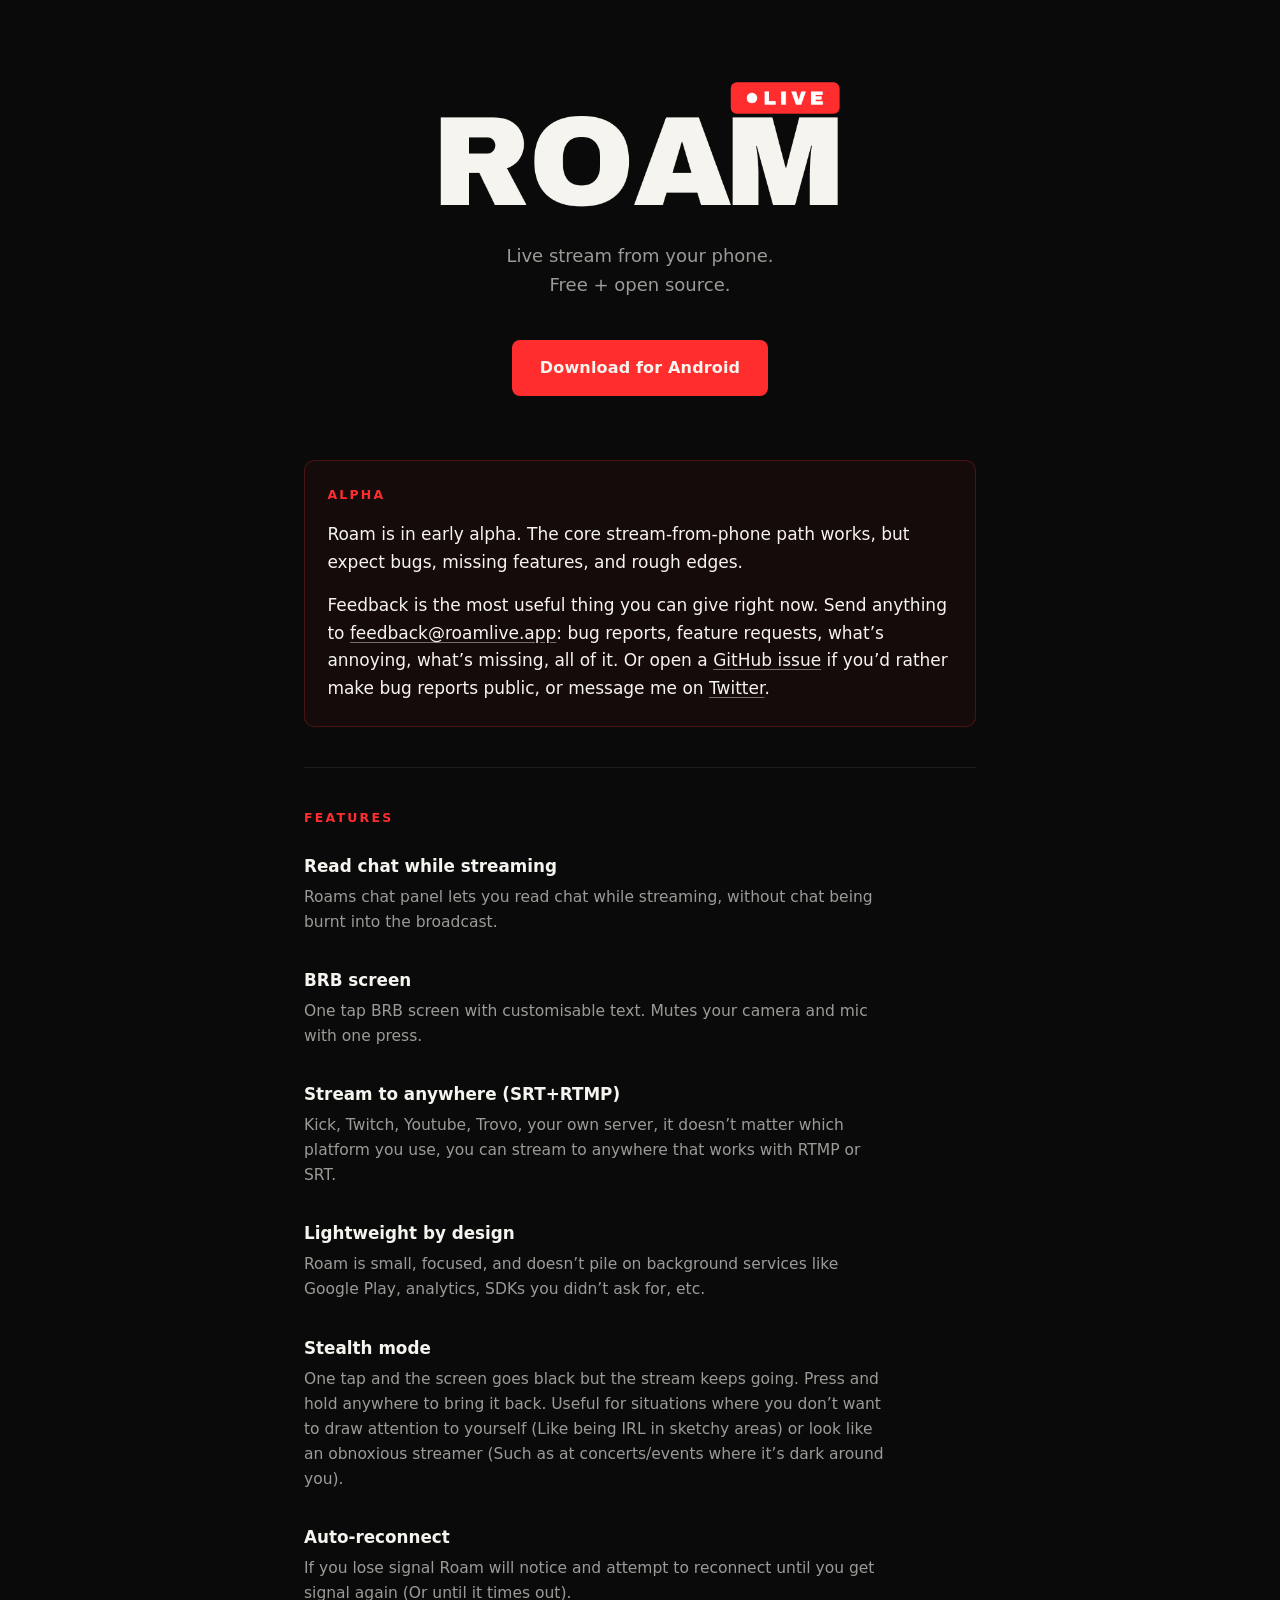
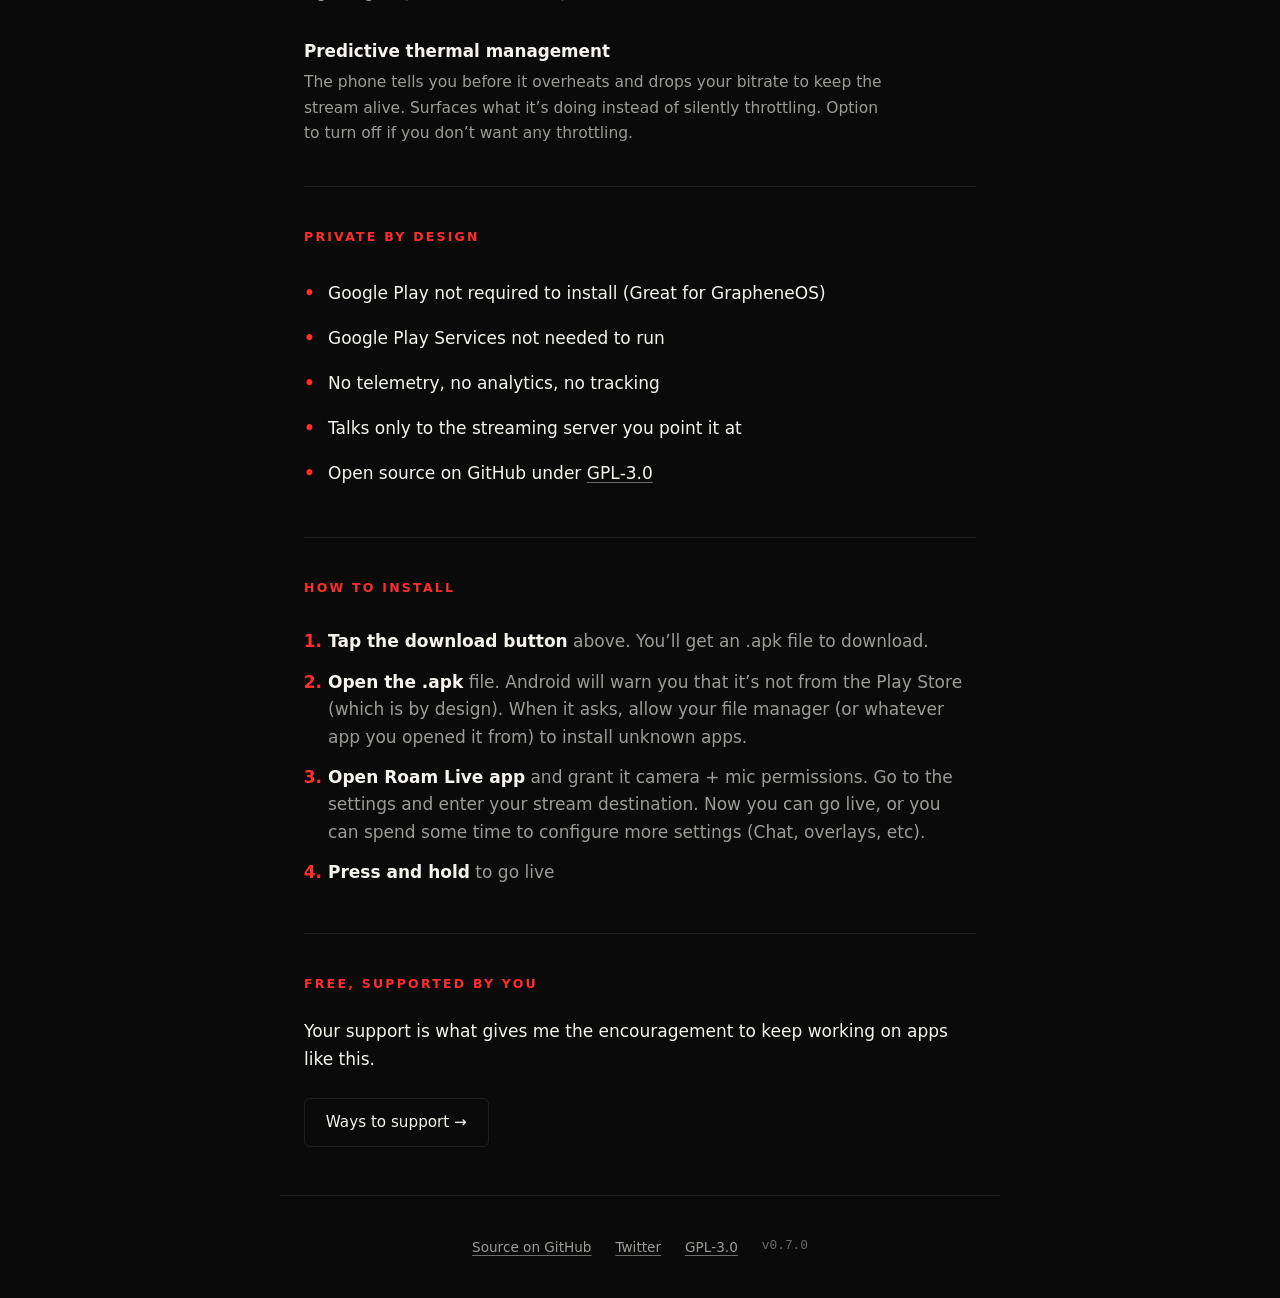
<file: index.html>
<!doctype html>
<html lang="en">
    <head>
        <meta charset="utf-8" />
        <meta name="viewport" content="width=device-width, initial-scale=1.0" />
        <title>Roam Live | Open-source IRL streaming app for Android</title>
        <meta
            name="description"
            content="Free open-source Android IRL streaming app for Twitch, Kick, and YouTube. Designed to stay cool and not drain your battery. Built for streamers who got tired of bloated apps overheating their phones."
        />
        <meta name="theme-color" content="#0A0A0A" />
        <link rel="canonical" href="https://roamlive.app/" />
        <link rel="icon" type="image/svg+xml" href="/assets/favicon.svg" />

        <meta property="og:title" content="Roam Live" />
        <meta
            property="og:description"
            content="Free open-source Android IRL streaming app for Twitch, Kick, and YouTube. Stays cool, doesn't drain your battery."
        />
        <meta property="og:type" content="website" />
        <meta property="og:url" content="https://roamlive.app/" />
        <meta
            property="og:image"
            content="https://roamlive.app/assets/wordmark.png"
        />

        <meta name="twitter:card" content="summary" />
        <meta name="twitter:title" content="Roam Live" />
        <meta
            name="twitter:description"
            content="Free open-source Android IRL streaming app. Stays cool, doesn't drain your battery."
        />
        <meta
            name="twitter:image"
            content="https://roamlive.app/assets/wordmark.png"
        />

        <script type="application/ld+json">
            {
                "@context": "https://schema.org",
                "@type": "SoftwareApplication",
                "name": "Roam Live",
                "description": "Free open-source Android app for IRL streaming to Twitch, Kick, YouTube, or any RTMP server.",
                "applicationCategory": "MultimediaApplication",
                "operatingSystem": "Android 10+",
                "softwareVersion": "0.7.0",
                "url": "https://roamlive.app/",
                "downloadUrl": "https://github.com/whitspce/roamlive/releases/latest",
                "offers": {
                    "@type": "Offer",
                    "price": "0",
                    "priceCurrency": "USD"
                },
                "license": "https://www.gnu.org/licenses/gpl-3.0.en.html"
            }
        </script>

        <link rel="stylesheet" href="/style.css" />
    </head>
    <body>
        <main>
            <section class="hero">
                <img
                    src="/assets/wordmark.png"
                    alt="Roam Live"
                    class="wordmark"
                />
                <p class="tagline">
                    Live stream from your phone.<br />Free + open source.
                </p>
                <a
                    class="download"
                    href="https://github.com/whitspce/roamlive/releases/download/v0.7.0/roam-v0.7.0.apk"
                >
                    Download for Android
                </a>
            </section>

            <section class="alpha-notice">
                <h2>Alpha</h2>
                <p>
                    Roam is in early alpha. The core stream-from-phone path
                    works, but expect bugs, missing features, and rough edges.
                </p>
                <p>
                    Feedback is the most useful thing you can give right now.
                    Send anything to
                    <a href="mailto:feedback@roamlive.app"
                        >feedback@roamlive.app</a
                    >: bug reports, feature requests, what&rsquo;s annoying,
                    what&rsquo;s missing, all of it. Or open a
                    <a href="https://github.com/whitspce/roamlive/issues"
                        >GitHub issue</a
                    >
                    if you&rsquo;d rather make bug reports public, or
                    message me on
                    <a href="https://x.com/roamliveapp">Twitter</a>.
                </p>
            </section>

            <section>
                <h2>Features</h2>
                <ul class="features">
                    <li>
                        <h3>Read chat while streaming</h3>
                        <p>
                            Roams chat panel lets you read chat while streaming,
                            without chat being burnt into the broadcast.
                        </p>
                    </li>
                    <li>
                        <h3>BRB screen</h3>
                        <p>
                            One tap BRB screen with customisable text. Mutes
                            your camera and mic with one press.
                        </p>
                    </li>
                    <li>
                        <h3>Stream to anywhere (SRT+RTMP)</h3>
                        <p>
                            Kick, Twitch, Youtube, Trovo, your own server, 
                            it doesn&rsquo;t matter which platform you use, 
                            you can stream to anywhere that works with RTMP or SRT.
                        </p>
                    </li>
                    <li>
                        <h3>Lightweight by design</h3>
                        <p>
                            Roam is small, focused, and doesn&rsquo;t pile on
                            background services like Google Play, analytics,
                            SDKs you didn&rsquo;t ask for, etc.
                        </p>
                    </li>
                    <li>
                        <h3>Stealth mode</h3>
                        <p>
                            One tap and the screen goes black but the stream
                            keeps going. Press and hold anywhere to bring it
                            back. Useful for situations where you don&rsquo;t
                            want to draw attention to yourself (Like being IRL
                            in sketchy areas) or look like an obnoxious streamer
                            (Such as at concerts/events where it&rsquo;s dark
                            around you).
                        </p>
                    </li>
                    <li>
                        <h3>Auto-reconnect</h3>
                        <p>
                            If you lose signal Roam will notice and attempt to
                            reconnect until you get signal again (Or until it
                            times out).
                        </p>
                    </li>
                    <li>
                        <h3>Predictive thermal management</h3>
                        <p>
                            The phone tells you before it overheats and drops
                            your bitrate to keep the stream alive. Surfaces what
                            it&rsquo;s doing instead of silently throttling.
                            Option to turn off if you don&rsquo;t want any
                            throttling.
                        </p>
                    </li>
                </ul>
            </section>
            <section>
                <h2>Private by design</h2>
                <ul class="privacy">
                    <li>Google Play not required to install (Great for GrapheneOS)</li>
                    <li>Google Play Services not needed to run</li>
                    <li>No telemetry, no analytics, no tracking</li>
                    <li>Talks only to the streaming server you point it at</li>
                    <li>Open source on GitHub under <a href="https://www.gnu.org/licenses/gpl-3.0.en.html">GPL&#8209;3.0</a></li>
                </ul>
            </section>
            <section>
                <h2>How to install</h2>
                <ol class="install">
                    <li>
                        <strong>Tap the download button</strong> above.
                        You&rsquo;ll get an .apk file to download.
                    </li>
                    <li>
                        <strong>Open the .apk</strong> file. Android will warn
                        you that it&rsquo;s not from the Play Store (which is by
                        design). When it asks, allow your file manager (or
                        whatever app you opened it from) to install unknown
                        apps.
                    </li>
                    <li>
                        <strong>Open Roam Live app</strong> and grant it camera
                        + mic permissions. Go to the settings and enter your stream 
                        destination. Now you can go live, or you can spend some time
                        to configure more settings (Chat, overlays, etc).
                    </li>
                    <li><strong>Press and hold</strong> to go live</li>
                </ol>
            </section>

            <section class="support-cta">
                <h2>Free, supported by you</h2>
                <p>
                    Your support is what gives me the encouragement to keep
                    working on apps like this.
                </p>
                <a class="button" href="/support/">Ways to support &rarr;</a>
            </section>
        </main>

        <footer>
            <div class="footer-row">
                <a href="https://github.com/whitspce/roamlive"
                    >Source on GitHub</a
                >
                <a href="https://x.com/roamliveapp">Twitter</a>
                <a href="https://www.gnu.org/licenses/gpl-3.0.en.html"
                    >GPL&#8209;3.0</a
                >
                <span class="version">v0.7.0</span>
            </div>
        </footer>
    </body>
</html>
</file>
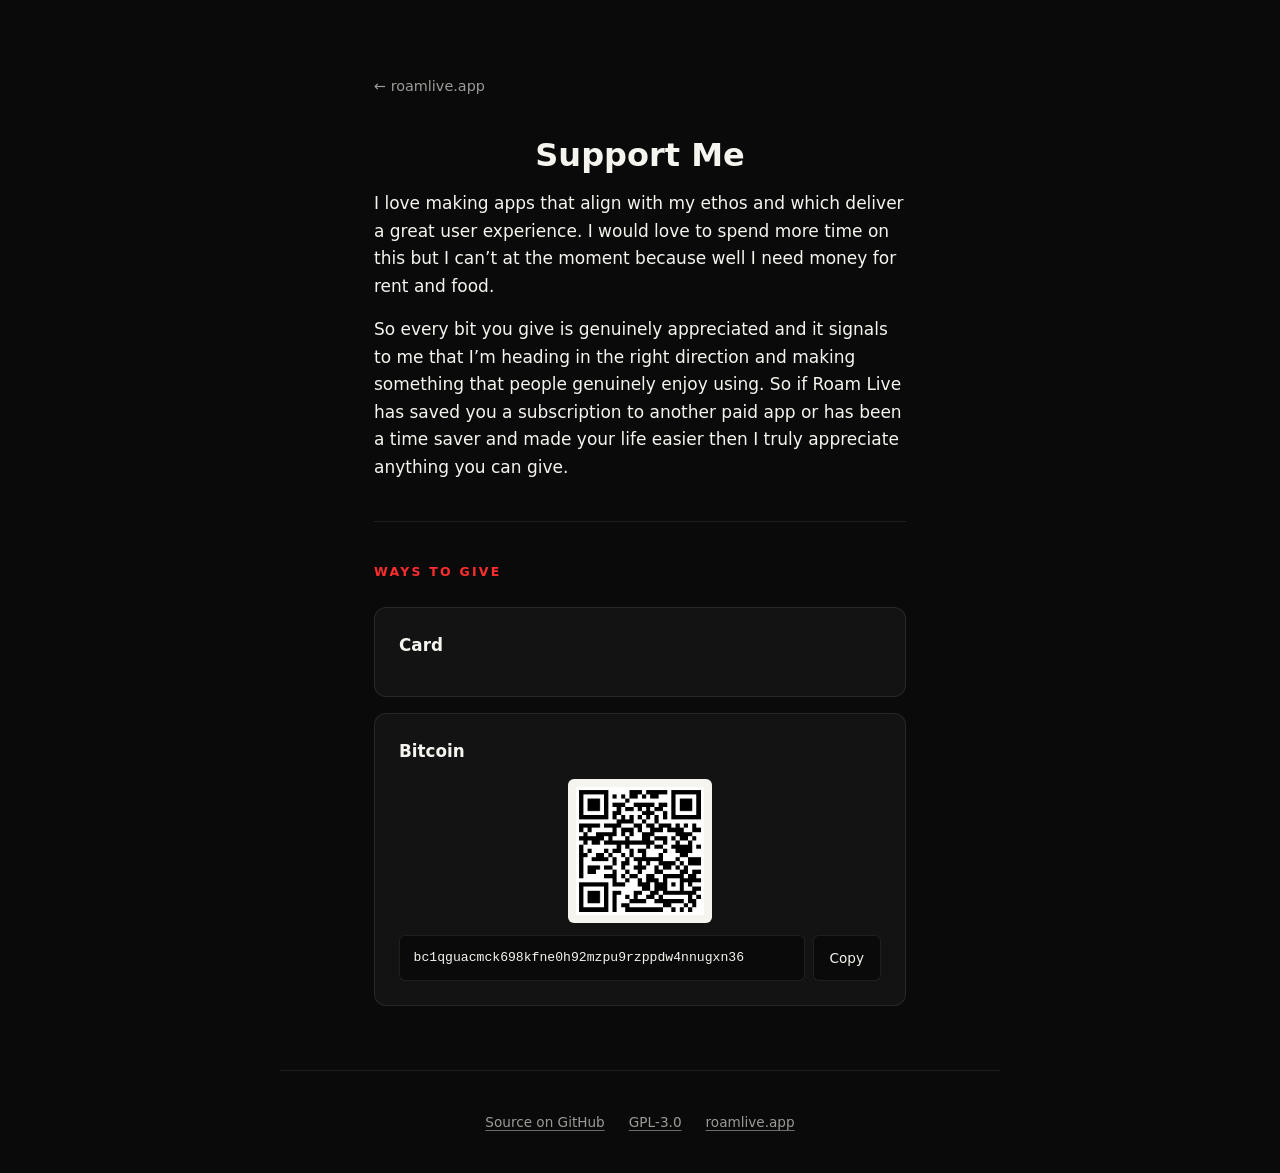
<file: support/index.html>
<!doctype html>
<html lang="en" class="support-page">
<head>
  <meta charset="utf-8">
  <meta name="viewport" content="width=device-width, initial-scale=1.0">
  <title>Support Me</title>
  <meta name="description" content="Your support is what encourages me to keep working on projects like this.">
  <meta name="theme-color" content="#0A0A0A">
  <link rel="icon" type="image/svg+xml" href="/assets/favicon.svg">

  <meta property="og:title" content="Support Me">
  <meta property="og:description" content="Your support is what encourages me to keep working on projects like this.">
  <meta property="og:type" content="website">
  <meta property="og:url" content="https://roamlive.app/support/">

  <link rel="stylesheet" href="/style.css">
  <script async src="https://js.stripe.com/v3/buy-button.js"></script>
</head>
<body>
<main>

  <a class="back-link" href="/">&larr; roamlive.app</a>

  <h1>Support Me</h1>

  <section>
    <p>I love making apps that align with my ethos and which deliver a great user experience. I would love to spend more time on this but I can&rsquo;t at the moment because well I need money for rent and food.</p>
    <p>So every bit you give is genuinely appreciated and it signals to me that I&rsquo;m heading in the right direction and making something that people genuinely enjoy using. So if Roam Live has saved you a subscription to another paid app or has been a time saver and made your life easier then I truly appreciate anything you can give.</p>
  </section>

  <section style="margin-top: 2.5rem; padding-top: 2.5rem; border-top: 1px solid var(--line);">
    <h2>Ways to give</h2>

    <div class="method">
      <h3>Card</h3>
      <div class="stripe-embed">
        <stripe-buy-button
          buy-button-id="buy_btn_1TSV9CIAIW55pZ9jhNWrXyGf"
          publishable-key="pk_live_51HPfryIAIW55pZ9jOChqWd0Uo1y4TtJ7lZ4z6zNmjfmEEc89g56hh9ynJ8SljcPn9ssuTEjc3iUf2M6MQbccH32H005KJmiigf">
        </stripe-buy-button>
      </div>
    </div>

    <div class="method">
      <h3>Bitcoin</h3>
      <img class="qr-code" src="/assets/bitcoin-qr.png" alt="Bitcoin donation address QR code" width="144" height="144">
      <div class="wallet-row">
        <a class="wallet" href="bitcoin:bc1qguacmck698kfne0h92mzpu9rzppdw4nnugxn36">bc1qguacmck698kfne0h92mzpu9rzppdw4nnugxn36</a>
        <button class="copy-btn" type="button" data-copy="bc1qguacmck698kfne0h92mzpu9rzppdw4nnugxn36">Copy</button>
      </div>
    </div>
  </section>

</main>

<footer>
  <div class="footer-row">
    <a href="https://github.com/whitspce/roamlive">Source on GitHub</a>
    <a href="https://www.gnu.org/licenses/gpl-3.0.en.html">GPL&#8209;3.0</a>
    <a href="/">roamlive.app</a>
  </div>
</footer>

<script>
  document.querySelectorAll('.copy-btn').forEach(btn => {
    btn.addEventListener('click', () => {
      const text = btn.dataset.copy;
      navigator.clipboard.writeText(text).then(() => {
        const original = btn.textContent;
        btn.textContent = 'Copied';
        btn.classList.add('copied');
        setTimeout(() => {
          btn.textContent = original;
          btn.classList.remove('copied');
        }, 1800);
      });
    });
  });
</script>

</body>
</html>
</file>
<file: style.css>
/* Roam Live website
 * Brand tokens (3): Ink #0A0A0A, Paper #F6F4EE, Live #FF2D2D.
 */

:root {
  --ink: #0A0A0A;
  --paper: #F6F4EE;
  --live: #FF2D2D;
  --muted: rgba(246, 244, 238, 0.62);
  --dim: rgba(246, 244, 238, 0.42);
  --line: rgba(246, 244, 238, 0.09);
  --surface: rgba(246, 244, 238, 0.04);
}

*, *::before, *::after {
  box-sizing: border-box;
  margin: 0;
  padding: 0;
}

html {
  -webkit-text-size-adjust: 100%;
  color-scheme: dark;
}

body {
  background: var(--ink);
  color: var(--paper);
  font-family: -apple-system, BlinkMacSystemFont, 'Inter', 'Segoe UI', Roboto, system-ui, sans-serif;
  font-size: 17px;
  line-height: 1.62;
  -webkit-font-smoothing: antialiased;
  -moz-osx-font-smoothing: grayscale;
  min-height: 100vh;
  display: flex;
  flex-direction: column;
}

main {
  width: 100%;
  max-width: 720px;
  margin: 0 auto;
  padding: 4.5rem 1.5rem 3rem;
  flex: 1;
}

a {
  color: var(--paper);
  text-decoration: underline;
  text-decoration-color: var(--dim);
  text-underline-offset: 3px;
  transition: text-decoration-color 0.15s, color 0.15s;
}

a:hover {
  text-decoration-color: var(--live);
  color: var(--paper);
}

::selection {
  background: var(--live);
  color: var(--paper);
}

/* ---- Hero ---- */

.hero {
  text-align: center;
  margin-bottom: 4rem;
}

.hero .wordmark {
  display: block;
  margin: 0 auto 1.5rem;
  max-width: 420px;
  width: 80%;
  height: auto;
}

.hero .tagline {
  font-size: 1.125rem;
  color: var(--muted);
  margin-bottom: 2.5rem;
  max-width: 32ch;
  margin-left: auto;
  margin-right: auto;
}

.download {
  display: inline-block;
  background: var(--live);
  color: var(--paper);
  font-weight: 600;
  font-size: 1rem;
  letter-spacing: 0.01em;
  padding: 0.95rem 1.75rem;
  border-radius: 8px;
  text-decoration: none;
  transition: filter 0.15s, transform 0.05s;
}

.download:hover {
  filter: brightness(1.08);
  text-decoration: none;
}

.download:active {
  transform: translateY(1px);
}

.android-only {
  font-size: 0.875rem;
  color: var(--dim);
  margin-top: 0.85rem;
  font-style: italic;
}

/* ---- Sections ---- */

section + section {
  margin-top: 2.5rem;
  padding-top: 2.5rem;
  border-top: 1px solid var(--line);
}

/* ---- Alpha notice ---- */

section.alpha-notice {
  margin-top: 2rem;
  padding: 1.5rem 1.4rem;
  background: rgba(255, 45, 45, 0.05);
  border: 1px solid rgba(255, 45, 45, 0.22);
  border-radius: 10px;
}

.alpha-notice h2 {
  margin-bottom: 1rem;
}

.alpha-notice p {
  max-width: none;
}

section h2 {
  font-size: 0.78rem;
  font-weight: 700;
  text-transform: uppercase;
  letter-spacing: 0.18em;
  color: var(--live);
  margin-bottom: 1.5rem;
}

section p {
  margin-bottom: 1rem;
  max-width: 60ch;
}

section p:last-child {
  margin-bottom: 0;
}

/* ---- Feature list ---- */

ul.features {
  list-style: none;
  margin-top: 1.25rem;
}

ul.features li {
  padding: 0.6rem 0 1.4rem;
}

ul.features li:first-child {
  padding-top: 0;
}

ul.features li:last-child {
  padding-bottom: 0;
}

ul.features h3 {
  font-size: 1.05rem;
  font-weight: 600;
  margin-bottom: 0.3rem;
}

ul.features p {
  color: var(--muted);
  font-size: 0.97rem;
  margin: 0;
  max-width: 60ch;
}

/* ---- Privacy ---- */

ul.privacy {
  list-style: none;
  margin-top: 0.5rem;
}

ul.privacy li {
  padding: 0.55rem 0;
  color: var(--paper);
}

ul.privacy li::before {
  content: "•";
  color: var(--live);
  display: inline-block;
  width: 1.5rem;
  font-weight: 600;
}

/* ---- Install ---- */

ol.install {
  margin-top: 0.5rem;
  margin-left: 1.5rem;
  color: var(--muted);
}

ol.install li {
  padding: 0.4rem 0;
}

ol.install li::marker {
  color: var(--live);
  font-weight: 700;
}

ol.install li strong {
  color: var(--paper);
  font-weight: 600;
}

/* ---- Support CTA on home ---- */

.support-cta a.button {
  display: inline-block;
  margin-top: 0.5rem;
  padding: 0.7rem 1.3rem;
  border: 1px solid var(--line);
  border-radius: 6px;
  text-decoration: none;
  color: var(--paper);
  font-size: 0.95rem;
  transition: border-color 0.15s, background 0.15s;
}

.support-cta a.button:hover {
  border-color: var(--live);
  background: rgba(255, 45, 45, 0.06);
}

/* ---- Footer ---- */

footer {
  max-width: 720px;
  width: 100%;
  margin: 0 auto;
  padding: 2.5rem 1.5rem;
  border-top: 1px solid var(--line);
  color: var(--dim);
  font-size: 0.85rem;
  text-align: center;
}

footer a {
  color: var(--muted);
}

footer .footer-row {
  display: flex;
  justify-content: center;
  gap: 1.5rem;
  flex-wrap: wrap;
}

footer .version {
  font-family: ui-monospace, 'JetBrains Mono', 'SF Mono', Menlo, monospace;
  font-size: 0.8rem;
}

/* ---- Support page ---- */

.support-page main {
  max-width: 580px;
}

.support-page h1 {
  font-size: 2rem;
  font-weight: 700;
  margin-bottom: 0.5rem;
  text-align: center;
}

.support-page .lede {
  text-align: center;
  color: var(--muted);
  margin-bottom: 3rem;
}

.method {
  background: var(--surface);
  border: 1px solid var(--line);
  border-radius: 12px;
  padding: 1.5rem;
  margin-bottom: 1rem;
}

.method h3 {
  font-size: 1.05rem;
  font-weight: 600;
  margin-bottom: 0.85rem;
}

.method .stripe-embed {
  display: flex;
  justify-content: center;
  margin-top: 0.5rem;
}

.method .qr-code {
  display: block;
  width: 144px;
  height: 144px;
  margin: 0.75rem auto;
  padding: 8px;
  background: var(--paper);
  border-radius: 6px;
}

.wallet-row {
  display: flex;
  gap: 0.5rem;
  margin-top: 0.5rem;
}

.wallet {
  font-family: ui-monospace, 'JetBrains Mono', 'SF Mono', Menlo, monospace;
  font-size: 0.82rem;
  background: var(--ink);
  padding: 0.7rem 0.85rem;
  border-radius: 6px;
  word-break: break-all;
  color: var(--paper);
  border: 1px solid var(--line);
  flex: 1;
  min-width: 0;
  text-decoration: none;
  display: flex;
  align-items: center;
}

.wallet:hover {
  border-color: var(--live);
}

.copy-btn {
  border: 1px solid var(--line);
  background: var(--ink);
  color: var(--paper);
  font-family: inherit;
  font-size: 0.85rem;
  font-weight: 500;
  padding: 0 1rem;
  border-radius: 6px;
  cursor: pointer;
  transition: background 0.15s, color 0.15s, border-color 0.15s;
  white-space: nowrap;
}

.copy-btn:hover {
  background: var(--live);
  border-color: var(--live);
}

.copy-btn.copied {
  background: var(--paper);
  color: var(--ink);
  border-color: var(--paper);
}

.back-link {
  display: inline-block;
  margin-bottom: 2rem;
  color: var(--muted);
  text-decoration: none;
  font-size: 0.9rem;
}

.back-link:hover {
  color: var(--live);
}

/* ---- Mobile ---- */

@media (max-width: 480px) {
  body {
    font-size: 16px;
  }
  main {
    padding: 2.5rem 1.25rem 2rem;
  }
  .hero {
    margin-bottom: 3rem;
  }
  .hero .wordmark {
    width: 90%;
  }
  section + section {
    margin-top: 2.5rem;
    padding-top: 2.5rem;
  }
  .download {
    width: 100%;
  }
}
</file>
